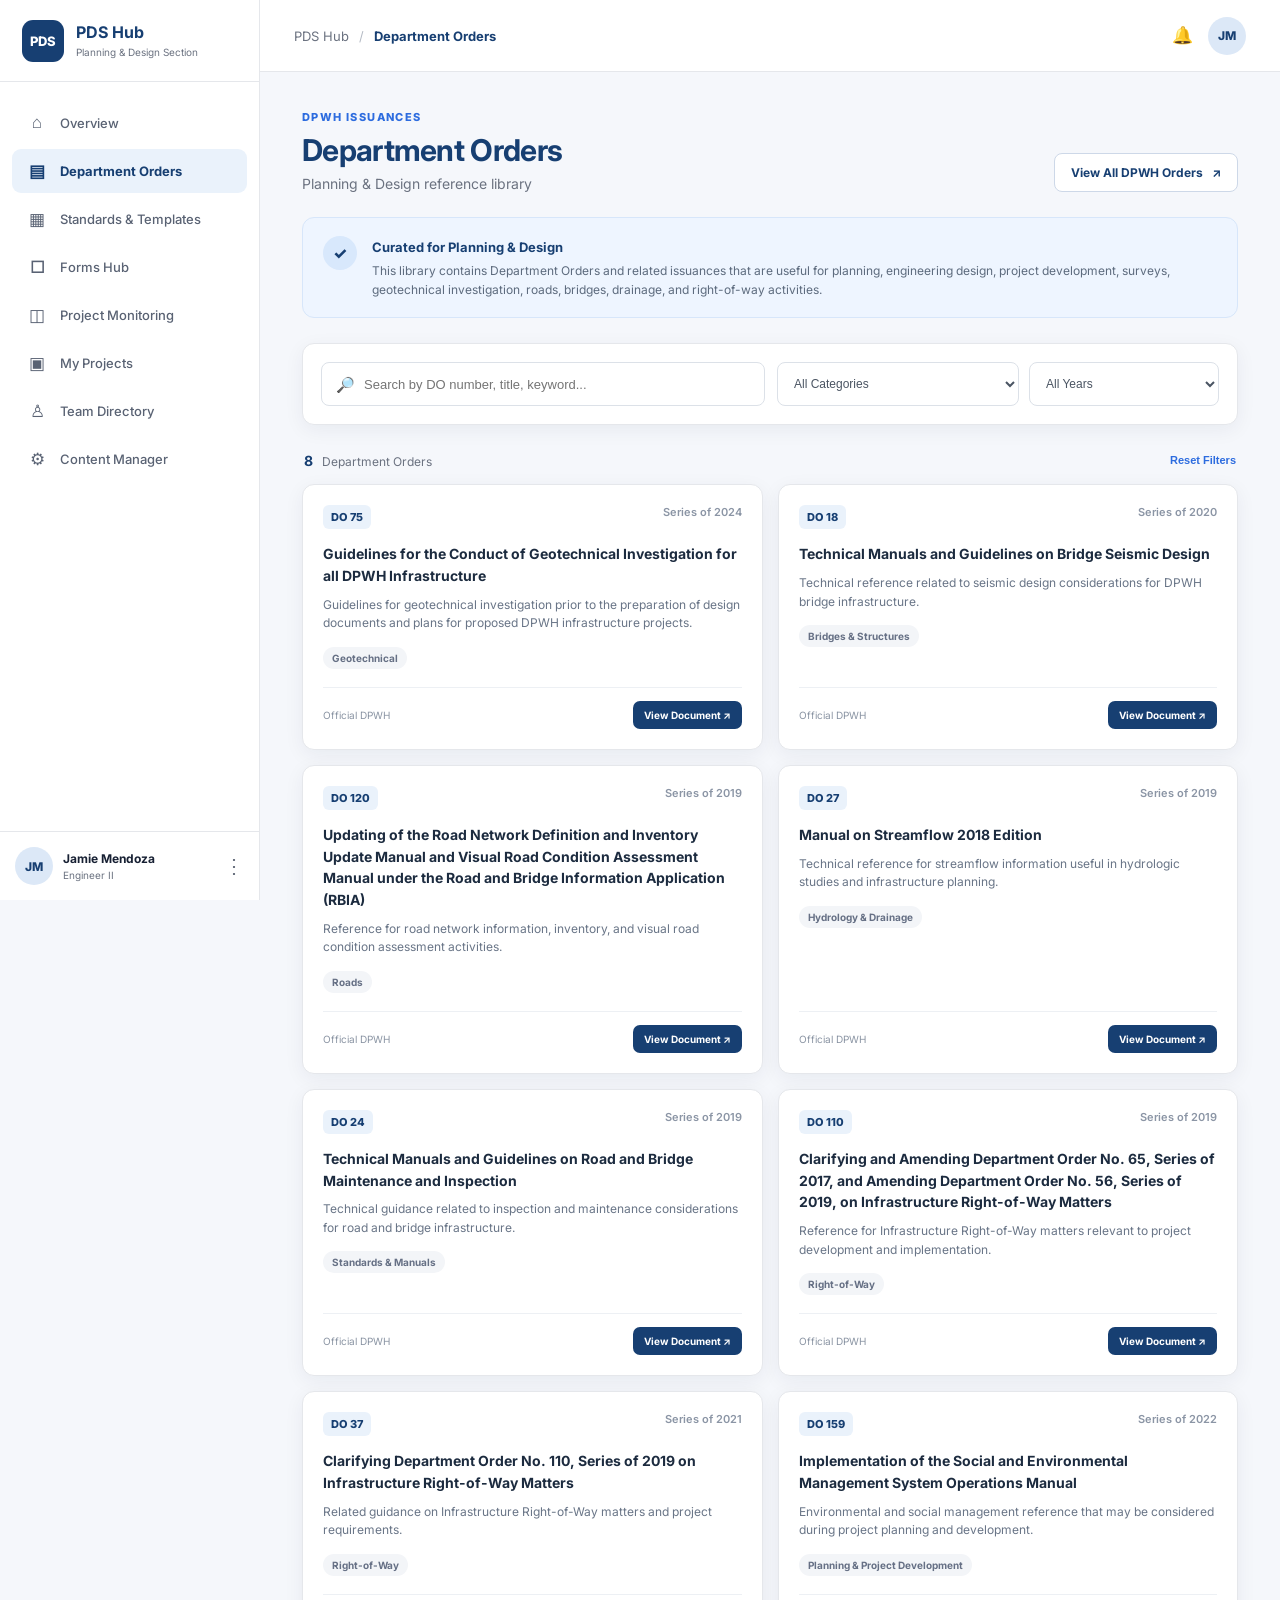
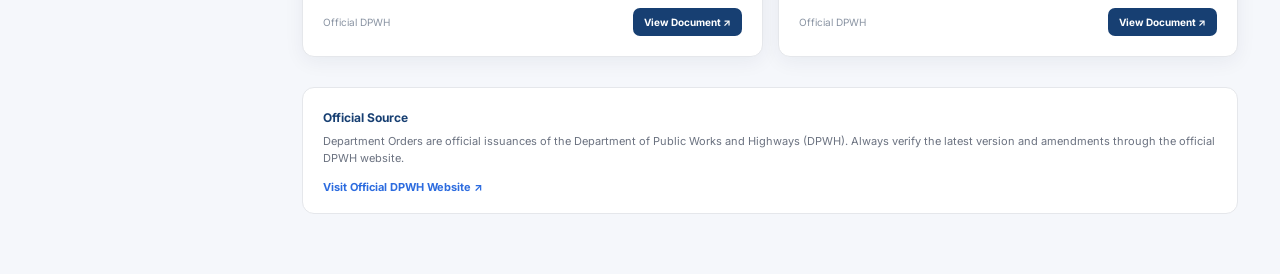
<file: department-orders (1).html>
<!DOCTYPE html>
<html lang="en">
<head>
    <meta charset="UTF-8">
    <meta name="viewport" content="width=device-width, initial-scale=1.0">

    <title>Department Orders | PDS Hub</title>

    <link rel="stylesheet" href="department-orders.css">

    <link rel="preconnect" href="https://fonts.googleapis.com">
    <link rel="preconnect" href="https://fonts.gstatic.com" crossorigin>

    <link
        href="https://fonts.googleapis.com/css2?family=Inter:wght@400;500;600;700;800&display=swap"
        rel="stylesheet"
    >
</head>

<body>

    <!-- SIDEBAR -->
    <aside class="sidebar">

        <div class="brand">
            <div class="brand-logo">PDS</div>

            <div class="brand-text">
                <strong>PDS Hub</strong>
                <span>Planning & Design Section</span>
            </div>
        </div>

        <nav class="sidebar-nav">

            <a href="index.html">
                <span class="nav-icon">⌂</span>
                <span>Overview</span>
            </a>

            <a href="department-orders.html" class="active">
                <span class="nav-icon">▤</span>
                <span>Department Orders</span>
            </a>

            <a href="index.html#standards">
                <span class="nav-icon">▦</span>
                <span>Standards & Templates</span>
            </a>

            <a href="index.html#forms">
                <span class="nav-icon">□</span>
                <span>Forms Hub</span>
            </a>

            <a href="index.html#projects">
                <span class="nav-icon">◫</span>
                <span>Project Monitoring</span>
            </a>

            <a href="index.html#my-projects">
                <span class="nav-icon">▣</span>
                <span>My Projects</span>
            </a>

            <a href="index.html#team">
                <span class="nav-icon">♙</span>
                <span>Team Directory</span>
            </a>

            <a href="index.html#content">
                <span class="nav-icon">⚙</span>
                <span>Content Manager</span>
            </a>

        </nav>

        <div class="sidebar-footer">

            <div class="profile">

                <div class="profile-avatar">
                    JM
                </div>

                <div class="profile-info">
                    <strong>Jamie Mendoza</strong>
                    <span>Engineer II</span>
                </div>

                <button class="profile-menu">⋮</button>

            </div>

        </div>

    </aside>


    <!-- MAIN -->
    <main class="main">

        <!-- TOP BAR -->
        <header class="topbar">

            <button class="mobile-menu" id="mobileMenu">
                ☰
            </button>

            <div class="breadcrumb">
                <a href="index.html">PDS Hub</a>
                <span>/</span>
                <strong>Department Orders</strong>
            </div>

            <div class="top-actions">

                <button class="icon-button" title="Notifications">
                    🔔
                </button>

                <div class="top-avatar">
                    JM
                </div>

            </div>

        </header>


        <!-- PAGE CONTENT -->
        <section class="page-content">

            <!-- PAGE HEADER -->
            <div class="page-header">

                <div>

                    <div class="eyebrow">
                        DPWH ISSUANCES
                    </div>

                    <h1>
                        Department Orders
                    </h1>

                    <p>
                        Planning & Design reference library
                    </p>

                </div>

                <a
                    href="https://www.dpwh.gov.ph/dpwh/references/issuances/DO"
                    target="_blank"
                    rel="noopener noreferrer"
                    class="official-button"
                >
                    View All DPWH Orders
                    <span>↗</span>
                </a>

            </div>


            <!-- INFO BANNER -->
            <div class="info-banner">

                <div class="info-icon">
                    ✓
                </div>

                <div>

                    <strong>
                        Curated for Planning & Design
                    </strong>

                    <p>
                        This library contains Department Orders and related
                        issuances that are useful for planning, engineering
                        design, project development, surveys, geotechnical
                        investigation, roads, bridges, drainage, and
                        right-of-way activities.
                    </p>

                </div>

            </div>


            <!-- SEARCH / FILTER -->
            <div class="filter-panel">

                <div class="search-box">

                    <span class="search-icon">
                        🔎
                    </span>

                    <input
                        type="text"
                        id="searchInput"
                        placeholder="Search by DO number, title, keyword..."
                        autocomplete="off"
                    >

                    <button
                        id="clearSearch"
                        class="clear-search"
                        title="Clear search"
                    >
                        ×
                    </button>

                </div>


                <div class="filters">

                    <select id="categoryFilter">

                        <option value="all">
                            All Categories
                        </option>

                        <option value="planning">
                            Planning & Project Development
                        </option>

                        <option value="roads">
                            Roads
                        </option>

                        <option value="bridges">
                            Bridges & Structures
                        </option>

                        <option value="geotechnical">
                            Geotechnical
                        </option>

                        <option value="hydrology">
                            Hydrology & Drainage
                        </option>

                        <option value="right-of-way">
                            Right-of-Way
                        </option>

                        <option value="standards">
                            Standards & Manuals
                        </option>

                    </select>


                    <select id="yearFilter">

                        <option value="all">
                            All Years
                        </option>

                        <option value="2025">
                            2025
                        </option>

                        <option value="2024">
                            2024
                        </option>

                        <option value="2023">
                            2023
                        </option>

                        <option value="2022">
                            2022
                        </option>

                        <option value="2021">
                            2021
                        </option>

                        <option value="2020">
                            2020
                        </option>

                        <option value="2019">
                            2019
                        </option>

                        <option value="2018">
                            2018
                        </option>

                        <option value="2017">
                            2017
                        </option>

                    </select>

                </div>

            </div>


            <!-- RESULTS HEADER -->
            <div class="results-header">

                <div>
                    <strong id="resultCount">
                        0
                    </strong>
                    <span>
                        Department Orders
                    </span>
                </div>

                <button
                    id="resetFilters"
                    class="reset-button"
                >
                    Reset Filters
                </button>

            </div>


            <!-- DEPARTMENT ORDERS -->
            <div
                id="ordersContainer"
                class="orders-grid"
            >
            </div>


            <!-- NO RESULTS -->
            <div
                id="noResults"
                class="no-results hidden"
            >

                <div class="no-results-icon">
                    🔎
                </div>

                <h3>
                    No Department Orders found
                </h3>

                <p>
                    Try another keyword or remove one of the filters.
                </p>

                <button
                    id="resetNoResults"
                    class="primary-button"
                >
                    Reset Filters
                </button>

            </div>


            <!-- FOOTER NOTE -->
            <div class="page-note">

                <strong>Official Source</strong>

                <p>
                    Department Orders are official issuances of the
                    Department of Public Works and Highways (DPWH).
                    Always verify the latest version and amendments
                    through the official DPWH website.
                </p>

                <a
                    href="https://www.dpwh.gov.ph/"
                    target="_blank"
                    rel="noopener noreferrer"
                >
                    Visit Official DPWH Website ↗
                </a>

            </div>

        </section>

    </main>


    <script src="department-orders.js"></script>

</body>
</html>
</file>
<file: department-orders.css>
/* =========================================================
   PDS HUB - DEPARTMENT ORDERS
   Planning & Design Section
   ========================================================= */

* {
    box-sizing: border-box;
    margin: 0;
    padding: 0;
}

:root {

    --sidebar-width: 260px;

    --primary: #173f72;
    --primary-dark: #102f57;
    --primary-light: #eaf2fb;

    --accent: #2d6cdf;

    --text: #172033;
    --muted: #6b7280;

    --border: #e5e7eb;

    --background: #f5f7fb;
    --white: #ffffff;

    --success: #18864b;
    --success-bg: #eaf8f0;

    --shadow:
        0 5px 20px rgba(15, 35, 70, 0.06);
}

html {
    scroll-behavior: smooth;
}

body {

    font-family: "Inter", Arial, sans-serif;

    background: var(--background);

    color: var(--text);

    min-height: 100vh;
}


/* =========================================================
   SIDEBAR
   ========================================================= */

.sidebar {

    width: var(--sidebar-width);

    height: 100vh;

    position: fixed;

    left: 0;
    top: 0;

    background: var(--white);

    border-right: 1px solid var(--border);

    display: flex;

    flex-direction: column;

    z-index: 1000;
}


.brand {

    height: 82px;

    display: flex;

    align-items: center;

    gap: 12px;

    padding: 0 22px;

    border-bottom: 1px solid var(--border);
}


.brand-logo {

    width: 42px;
    height: 42px;

    border-radius: 11px;

    display: flex;

    align-items: center;
    justify-content: center;

    background: var(--primary);

    color: white;

    font-weight: 800;

    font-size: 13px;
}


.brand-text {

    display: flex;

    flex-direction: column;

    line-height: 1.2;
}


.brand-text strong {

    font-size: 16px;

    color: var(--primary);
}


.brand-text span {

    font-size: 10px;

    color: var(--muted);

    margin-top: 4px;
}


/* NAVIGATION */

.sidebar-nav {

    padding: 18px 12px;

    display: flex;

    flex-direction: column;

    gap: 4px;

    overflow-y: auto;
}


.sidebar-nav a {

    display: flex;

    align-items: center;

    gap: 12px;

    padding: 12px 14px;

    border-radius: 9px;

    text-decoration: none;

    color: #596273;

    font-size: 13px;

    font-weight: 500;

    transition: 0.2s ease;
}


.sidebar-nav a:hover {

    background: #f3f6fa;

    color: var(--primary);
}


.sidebar-nav a.active {

    background: var(--primary-light);

    color: var(--primary);

    font-weight: 700;
}


.nav-icon {

    width: 22px;

    text-align: center;

    font-size: 17px;
}


/* SIDEBAR FOOTER */

.sidebar-footer {

    margin-top: auto;

    padding: 15px;

    border-top: 1px solid var(--border);
}


.profile {

    display: flex;

    align-items: center;

    gap: 10px;
}


.profile-avatar,
.top-avatar {

    width: 38px;
    height: 38px;

    border-radius: 50%;

    background: #dce8f7;

    color: var(--primary);

    display: flex;

    align-items: center;
    justify-content: center;

    font-size: 12px;

    font-weight: 800;
}


.profile-info {

    flex: 1;

    display: flex;

    flex-direction: column;
}


.profile-info strong {

    font-size: 12px;
}


.profile-info span {

    font-size: 10px;

    color: var(--muted);

    margin-top: 3px;
}


.profile-menu {

    border: 0;

    background: transparent;

    font-size: 20px;

    color: var(--muted);

    cursor: pointer;
}


/* =========================================================
   MAIN
   ========================================================= */

.main {

    margin-left: var(--sidebar-width);

    min-height: 100vh;
}


/* =========================================================
   TOPBAR
   ========================================================= */

.topbar {

    height: 72px;

    background: white;

    border-bottom: 1px solid var(--border);

    display: flex;

    align-items: center;

    justify-content: space-between;

    padding: 0 34px;

    position: sticky;

    top: 0;

    z-index: 500;
}


.breadcrumb {

    display: flex;

    align-items: center;

    gap: 10px;

    font-size: 13px;
}


.breadcrumb a {

    color: var(--muted);

    text-decoration: none;
}


.breadcrumb a:hover {

    color: var(--primary);
}


.breadcrumb span {

    color: #b4bac4;
}


.breadcrumb strong {

    color: var(--primary);
}


.top-actions {

    display: flex;

    align-items: center;

    gap: 15px;
}


.icon-button {

    border: 0;

    background: transparent;

    cursor: pointer;

    font-size: 17px;
}


.mobile-menu {

    display: none;

    border: 0;

    background: transparent;

    font-size: 22px;

    cursor: pointer;
}


/* =========================================================
   CONTENT
   ========================================================= */

.page-content {

    padding: 38px 42px 60px;

    max-width: 1500px;

    margin: auto;
}


/* HEADER */

.page-header {

    display: flex;

    align-items: flex-end;

    justify-content: space-between;

    gap: 20px;

    margin-bottom: 25px;
}


.eyebrow {

    font-size: 11px;

    font-weight: 800;

    letter-spacing: 1.4px;

    color: var(--accent);

    margin-bottom: 8px;
}


.page-header h1 {

    font-size: 30px;

    letter-spacing: -0.7px;

    color: var(--primary);

    margin-bottom: 7px;
}


.page-header p {

    color: var(--muted);

    font-size: 14px;
}


.official-button {

    display: inline-flex;

    align-items: center;

    gap: 9px;

    padding: 11px 16px;

    border: 1px solid #cdd8e8;

    border-radius: 8px;

    background: white;

    color: var(--primary);

    text-decoration: none;

    font-size: 12px;

    font-weight: 700;

    transition: 0.2s;
}


.official-button:hover {

    background: var(--primary);

    color: white;

    border-color: var(--primary);
}


/* =========================================================
   INFO BANNER
   ========================================================= */

.info-banner {

    background: #eef5ff;

    border: 1px solid #d7e6fa;

    border-radius: 12px;

    padding: 18px 20px;

    display: flex;

    gap: 15px;

    margin-bottom: 25px;
}


.info-icon {

    width: 34px;
    height: 34px;

    flex: 0 0 34px;

    border-radius: 50%;

    display: flex;

    align-items: center;
    justify-content: center;

    background: #d8e8fc;

    color: var(--primary);

    font-weight: 800;
}


.info-banner strong {

    font-size: 13px;

    color: var(--primary);
}


.info-banner p {

    margin-top: 5px;

    color: #5d6b7e;

    font-size: 12px;

    line-height: 1.6;

    max-width: 950px;
}


/* =========================================================
   FILTERS
   ========================================================= */

.filter-panel {

    background: white;

    border: 1px solid var(--border);

    border-radius: 12px;

    padding: 18px;

    box-shadow: var(--shadow);

    display: flex;

    gap: 12px;

    align-items: center;

    margin-bottom: 18px;
}


.search-box {

    flex: 1;

    position: relative;
}


.search-box input {

    width: 100%;

    height: 44px;

    border: 1px solid #dce1e8;

    border-radius: 8px;

    padding: 0 40px 0 42px;

    font-size: 13px;

    outline: none;

    transition: 0.2s;
}


.search-box input:focus {

    border-color: var(--accent);

    box-shadow: 0 0 0 3px rgba(45,108,223,0.08);
}


.search-icon {

    position: absolute;

    left: 15px;

    top: 50%;

    transform: translateY(-50%);

    font-size: 15px;

    z-index: 2;
}


.clear-search {

    position: absolute;

    right: 10px;

    top: 50%;

    transform: translateY(-50%);

    border: 0;

    background: transparent;

    color: #9ca3af;

    font-size: 20px;

    cursor: pointer;

    display: none;
}


.filters {

    display: flex;

    gap: 10px;
}


.filters select {

    height: 44px;

    min-width: 190px;

    border: 1px solid #dce1e8;

    border-radius: 8px;

    padding: 0 35px 0 12px;

    background: white;

    color: #4b5563;

    font-size: 12px;

    outline: none;

    cursor: pointer;
}


.filters select:focus {

    border-color: var(--accent);
}


/* =========================================================
   RESULTS
   ========================================================= */

.results-header {

    display: flex;

    justify-content: space-between;

    align-items: center;

    margin: 25px 2px 14px;
}


.results-header strong {

    color: var(--primary);

    font-size: 14px;
}


.results-header span {

    color: var(--muted);

    font-size: 12px;

    margin-left: 5px;
}


.reset-button {

    border: 0;

    background: transparent;

    color: var(--accent);

    font-size: 11px;

    font-weight: 700;

    cursor: pointer;
}


.reset-button:hover {

    text-decoration: underline;
}


/* =========================================================
   CARDS
   ========================================================= */

.orders-grid {

    display: grid;

    grid-template-columns:
        repeat(2, minmax(0, 1fr));

    gap: 15px;
}


.order-card {

    background: white;

    border: 1px solid var(--border);

    border-radius: 12px;

    padding: 20px;

    box-shadow: var(--shadow);

    transition:
        transform 0.2s ease,
        box-shadow 0.2s ease,
        border-color 0.2s ease;

    display: flex;

    flex-direction: column;

    min-height: 220px;
}


.order-card:hover {

    transform: translateY(-2px);

    border-color: #c8d7eb;

    box-shadow:
        0 10px 28px rgba(15,35,70,0.09);
}


.order-top {

    display: flex;

    justify-content: space-between;

    align-items: flex-start;

    gap: 15px;

    margin-bottom: 14px;
}


.order-number {

    display: inline-flex;

    align-items: center;

    padding: 5px 8px;

    border-radius: 6px;

    background: var(--primary-light);

    color: var(--primary);

    font-size: 11px;

    font-weight: 800;
}


.order-year {

    color: #8b95a5;

    font-size: 11px;

    font-weight: 600;
}


.order-card h3 {

    color: #1c2b3f;

    font-size: 14px;

    line-height: 1.55;

    margin-bottom: 9px;
}


.order-card p {

    color: #697587;

    font-size: 12px;

    line-height: 1.55;

    margin-bottom: 14px;
}


.order-category {

    display: inline-flex;

    align-items: center;

    align-self: flex-start;

    padding: 5px 9px;

    border-radius: 20px;

    background: #f3f5f8;

    color: #667085;

    font-size: 10px;

    font-weight: 700;

    margin-bottom: 18px;
}


.order-footer {

    margin-top: auto;

    display: flex;

    align-items: center;

    justify-content: space-between;

    padding-top: 13px;

    border-top: 1px solid #edf0f4;
}


.source {

    color: #8a94a3;

    font-size: 10px;
}


.view-button {

    display: inline-flex;

    align-items: center;

    gap: 6px;

    padding: 8px 11px;

    border-radius: 7px;

    background: var(--primary);

    color: white;

    text-decoration: none;

    font-size: 10px;

    font-weight: 700;

    transition: 0.2s;
}


.view-button:hover {

    background: var(--primary-dark);
}


/* =========================================================
   NO RESULTS
   ========================================================= */

.no-results {

    background: white;

    border: 1px solid var(--border);

    border-radius: 12px;

    text-align: center;

    padding: 55px 20px;

    margin-top: 15px;
}


.no-results-icon {

    font-size: 30px;

    margin-bottom: 12px;
}


.no-results h3 {

    color: var(--primary);

    font-size: 15px;

    margin-bottom: 7px;
}


.no-results p {

    color: var(--muted);

    font-size: 12px;

    margin-bottom: 20px;
}


.primary-button {

    border: 0;

    background: var(--primary);

    color: white;

    padding: 10px 15px;

    border-radius: 7px;

    font-size: 11px;

    font-weight: 700;

    cursor: pointer;
}


.hidden {

    display: none !important;
}


/* =========================================================
   FOOTER NOTE
   ========================================================= */

.page-note {

    margin-top: 30px;

    background: white;

    border: 1px solid var(--border);

    border-radius: 12px;

    padding: 18px 20px;
}


.page-note strong {

    color: var(--primary);

    font-size: 12px;
}


.page-note p {

    color: var(--muted);

    font-size: 11px;

    line-height: 1.6;

    margin: 7px 0;
}


.page-note a {

    color: var(--accent);

    font-size: 11px;

    font-weight: 700;

    text-decoration: none;
}


.page-note a:hover {

    text-decoration: underline;
}


/* =========================================================
   MOBILE
   ========================================================= */

@media (max-width: 1050px) {

    .orders-grid {

        grid-template-columns: 1fr;
    }

    .filter-panel {

        flex-direction: column;

        align-items: stretch;
    }

    .filters {

        width: 100%;
    }

    .filters select {

        flex: 1;

        min-width: 0;
    }
}


@media (max-width: 800px) {

    :root {

        --sidebar-width: 0px;
    }

    .sidebar {

        width: 260px;

        transform: translateX(-100%);

        transition: 0.25s ease;
    }

    .sidebar.open {

        transform: translateX(0);
    }

    .main {

        margin-left: 0;
    }

    .mobile-menu {

        display: block;
    }

    .topbar {

        padding: 0 18px;
    }

    .page-content {

        padding: 25px 18px 40px;
    }

    .page-header {

        flex-direction: column;

        align-items: flex-start;
    }

    .filters {

        flex-direction: column;
    }

    .filters select {

        width: 100%;
    }
}


@media (max-width: 520px) {

    .page-header h1 {

        font-size: 25px;
    }

    .top-avatar {

        width: 34px;

        height: 34px;
    }

    .orders-grid {

        grid-template-columns: 1fr;
    }

    .order-card {

        min-height: auto;
    }

    .official-button {

        width: 100%;

        justify-content: center;
    }

    .info-banner {

        align-items: flex-start;
    }
}
</file>
